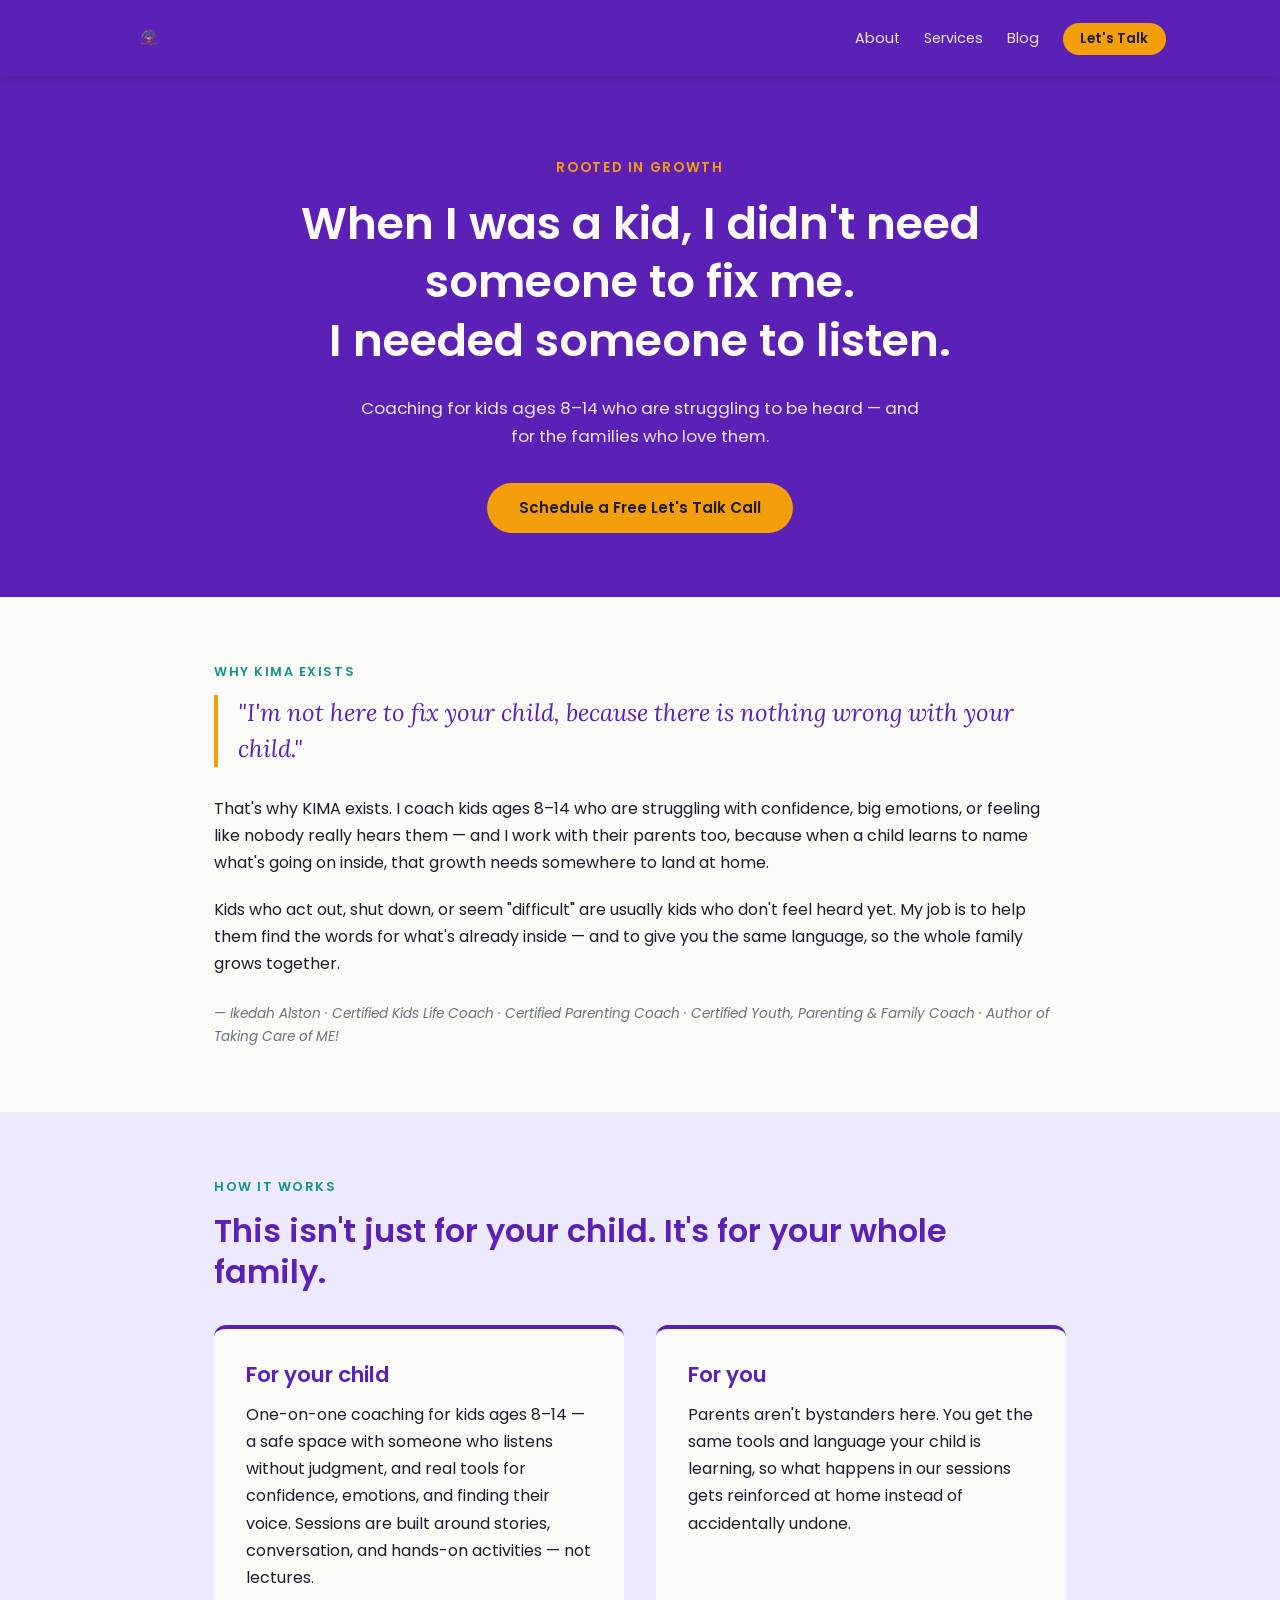
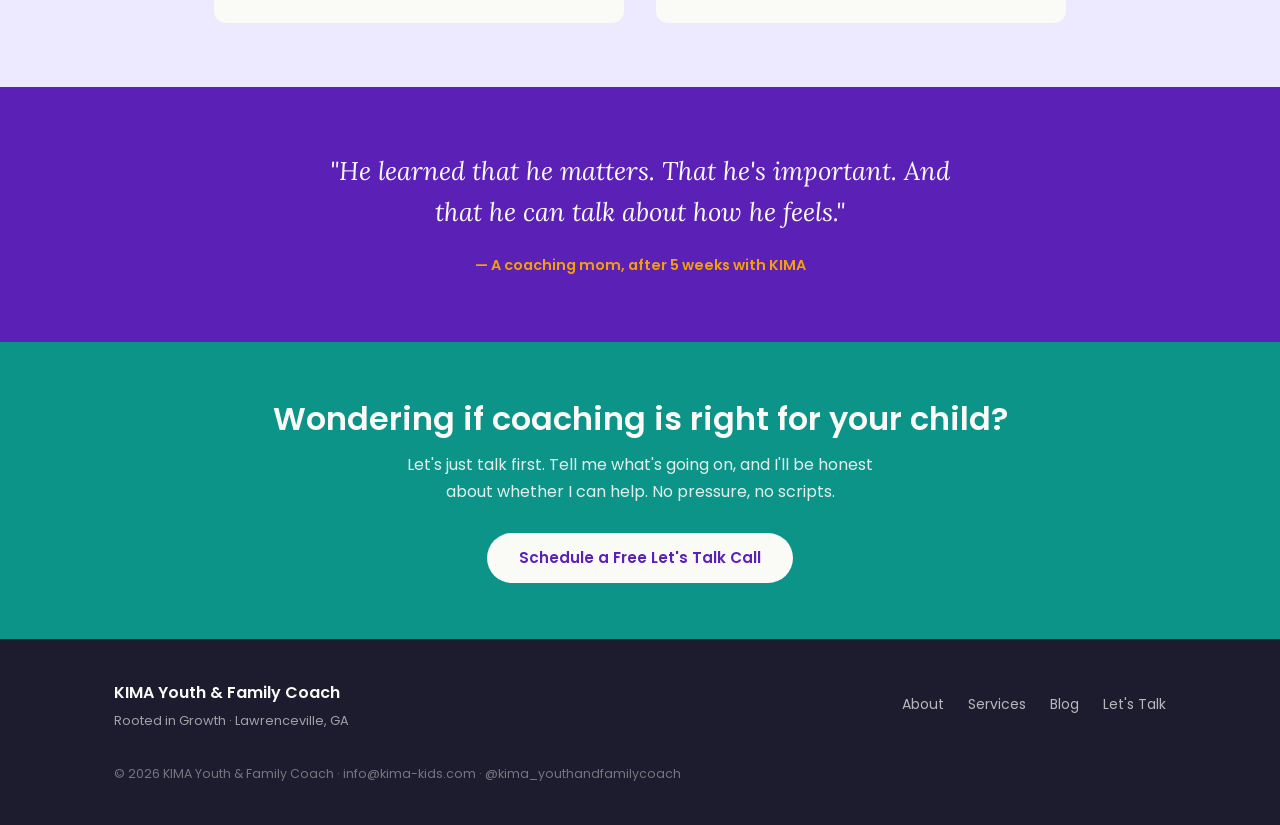
<file: index.html>
<!DOCTYPE html>
<html lang="en">
<head>
  <meta charset="UTF-8" />
  <meta name="viewport" content="width=device-width, initial-scale=1.0" />
  <title>KIMA Youth & Family Coach | Lawrenceville, GA</title>
  <meta name="description" content="Ikedah Alston is a certified kids life coach and parenting coach helping children ages 8–14 build confidence and emotional intelligence — and their families grow together." />
  <link rel="stylesheet" href="styles.css" />
</head>
<body>

  <!-- NAV -->
  <nav class="nav">
    <div class="container--wide nav__inner">
      <a href="index.html" class="nav__logo">
        <img src="assets/logo.png" alt="KIMA Youth & Family Coach logo" />
      </a>
      <button class="nav__toggle" aria-label="Toggle menu" onclick="this.nextElementSibling.classList.toggle('open')">
        <span></span><span></span><span></span>
      </button>
      <ul class="nav__links">
        <li><a href="about.html">About</a></li>
        <li><a href="services.html">Services</a></li>
        <li><a href="blog.html">Blog</a></li>
        <li><a href="contact.html" class="btn-nav">Let's Talk</a></li>
      </ul>
    </div>
  </nav>

  <!-- HERO -->
  <section class="hero">
    <div class="container">
      <p class="hero__tagline">Rooted in Growth</p>
      <h1>When I was a kid, I didn't need someone to fix me.<br>I needed someone to listen.</h1>
      <p class="hero__sub">Coaching for kids ages 8–14 who are struggling to be heard — and for the families who love them.</p>
      <a href="contact.html" class="btn btn--primary">Schedule a Free Let's Talk Call</a>
    </div>
  </section>

  <!-- WELCOME -->
  <section class="welcome">
    <div class="container">
      <p class="section-label">Why KIMA Exists</p>
      <blockquote class="welcome__quote">
        "I'm not here to fix your child, because there is nothing wrong with your child."
      </blockquote>
      <div class="welcome__body">
        <p>That's why KIMA exists. I coach kids ages 8–14 who are struggling with confidence, big emotions, or feeling like nobody really hears them — and I work with their parents too, because when a child learns to name what's going on inside, that growth needs somewhere to land at home.</p>
        <p>Kids who act out, shut down, or seem "difficult" are usually kids who don't feel heard yet. My job is to help them find the words for what's already inside — and to give you the same language, so the whole family grows together.</p>
      </div>
      <p class="welcome__attribution">— Ikedah Alston · Certified Kids Life Coach · Certified Parenting Coach · Certified Youth, Parenting & Family Coach · Author of <em>Taking Care of ME!</em></p>
    </div>
  </section>

  <!-- FOR YOUR CHILD / FOR YOU -->
  <section class="two-col">
    <div class="container">
      <p class="section-label">How It Works</p>
      <h2 class="text-violet" style="margin-bottom:2rem;">This isn't just for your child. It's for your whole family.</h2>
      <div class="two-col__grid">
        <div class="two-col__card">
          <h3>For your child</h3>
          <p>One-on-one coaching for kids ages 8–14 — a safe space with someone who listens without judgment, and real tools for confidence, emotions, and finding their voice. Sessions are built around stories, conversation, and hands-on activities — not lectures.</p>
        </div>
        <div class="two-col__card">
          <h3>For you</h3>
          <p>Parents aren't bystanders here. You get the same tools and language your child is learning, so what happens in our sessions gets reinforced at home instead of accidentally undone.</p>
        </div>
      </div>
    </div>
  </section>

  <!-- TESTIMONIAL PULL QUOTE -->
  <section style="background: var(--violet); padding: 4rem 0;">
    <div class="container" style="text-align:center;">
      <blockquote class="lora" style="font-size:clamp(1.2rem,2.5vw,1.6rem); color:var(--white); max-width:620px; margin:0 auto 1.25rem; line-height:1.6;">
        "He learned that he matters. That he's important. And that he can talk about how he feels."
      </blockquote>
      <p style="color:var(--amber); font-size:0.9rem; font-weight:600;">— A coaching mom, after 5 weeks with KIMA</p>
    </div>
  </section>

  <!-- CTA BANNER -->
  <section class="cta-banner" style="background:var(--teal);">
    <div class="container">
      <h2>Wondering if coaching is right for your child?</h2>
      <p>Let's just talk first. Tell me what's going on, and I'll be honest about whether I can help. No pressure, no scripts.</p>
      <a href="contact.html" class="btn btn--white">Schedule a Free Let's Talk Call</a>
    </div>
  </section>

  <!-- FOOTER -->
  <footer class="footer">
    <div class="container--wide footer__inner">
      <div>
        <div class="footer__brand">KIMA Youth & Family Coach</div>
        <div class="footer__tagline">Rooted in Growth · Lawrenceville, GA</div>
      </div>
      <ul class="footer__links">
        <li><a href="about.html">About</a></li>
        <li><a href="services.html">Services</a></li>
        <li><a href="blog.html">Blog</a></li>
        <li><a href="contact.html">Let's Talk</a></li>
      </ul>
      <p class="footer__copy">© 2026 KIMA Youth & Family Coach · info@kima-kids.com · @kima_youthandfamilycoach</p>
    </div>
  </footer>

</body>
</html>
</file>
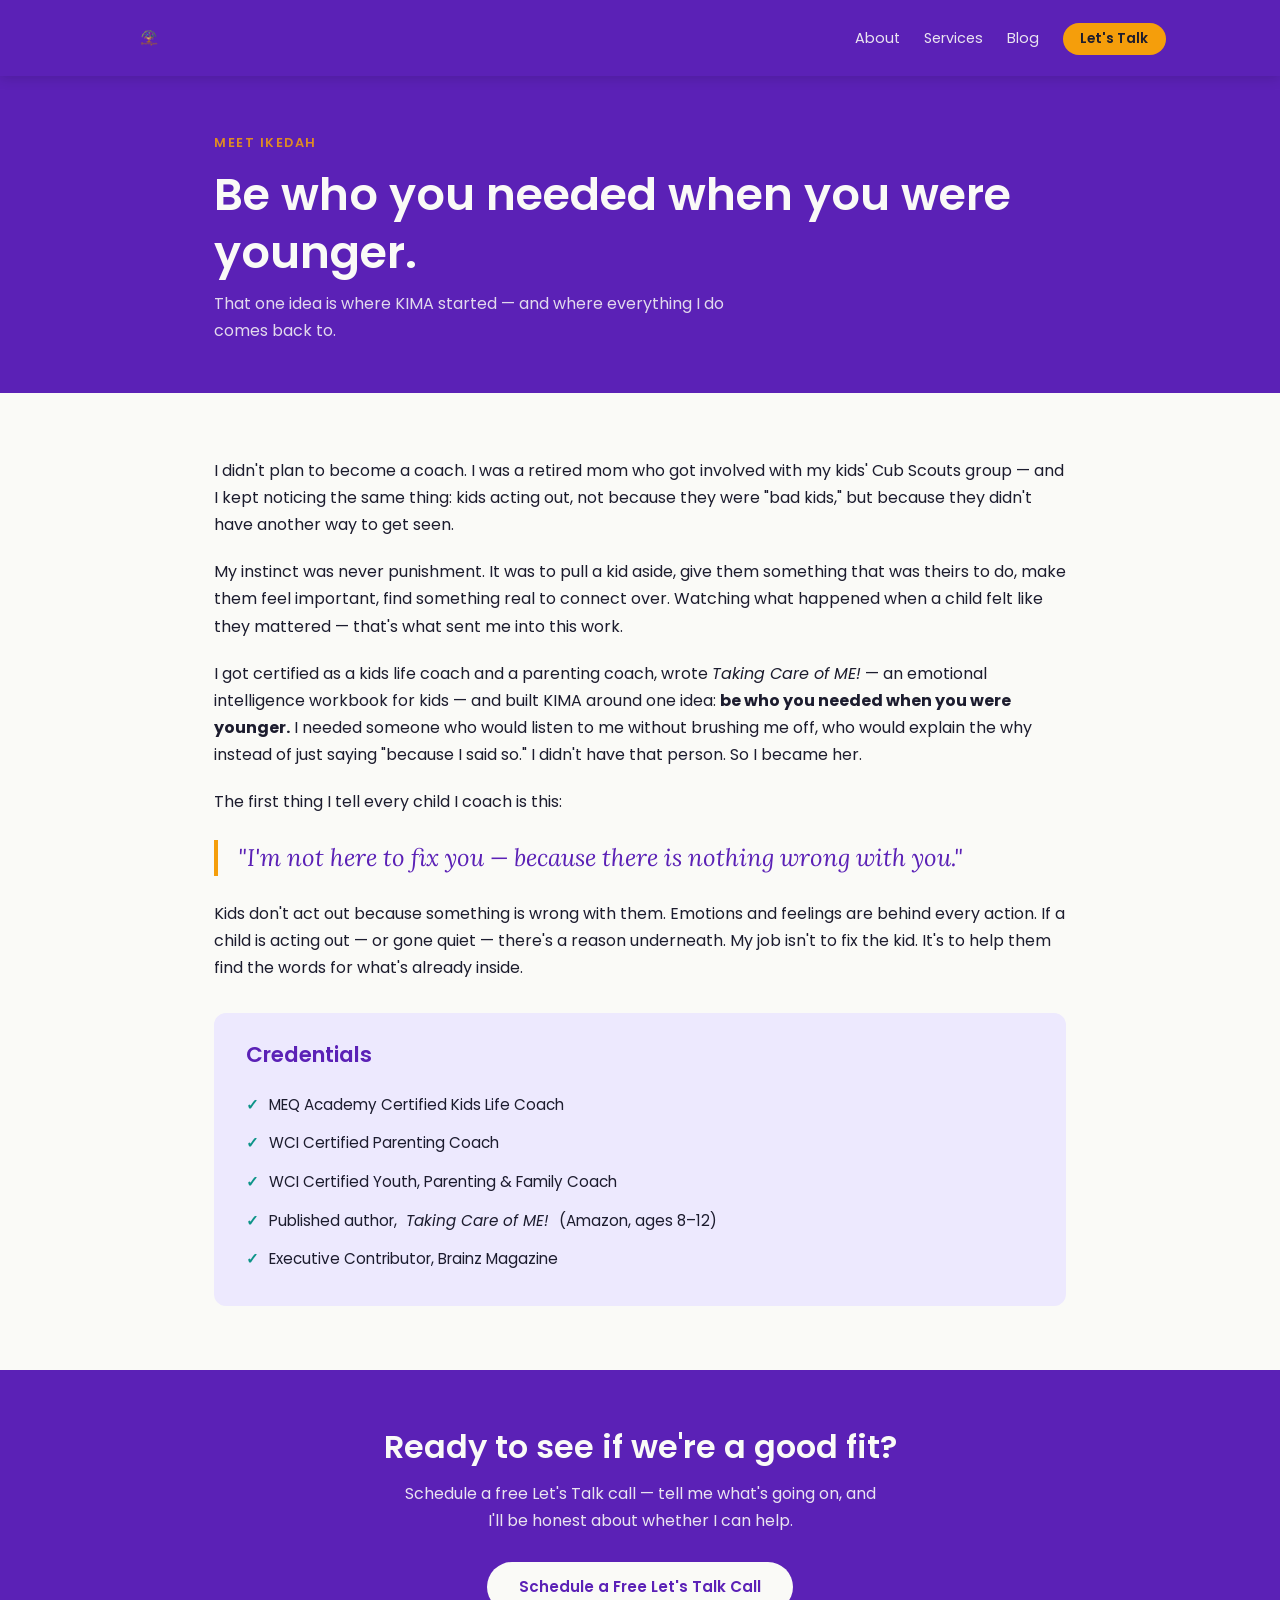
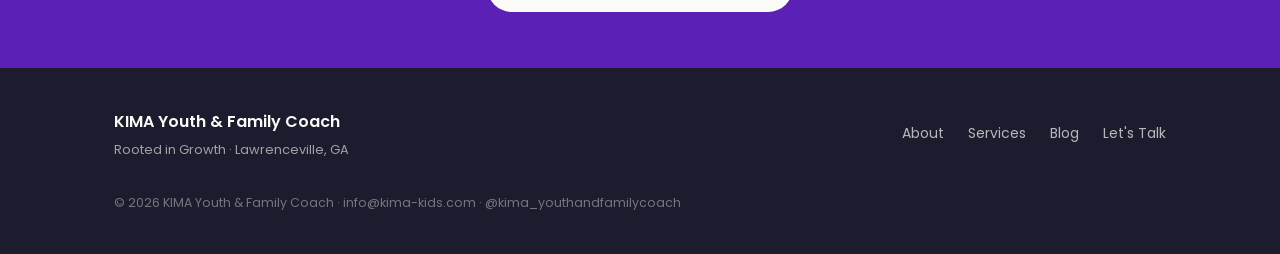
<file: about.html>
<!DOCTYPE html>
<html lang="en">
<head>
  <meta charset="UTF-8" />
  <meta name="viewport" content="width=device-width, initial-scale=1.0" />
  <title>Meet Ikedah | KIMA Youth & Family Coach</title>
  <meta name="description" content="Meet Ikedah Alston — certified kids life coach, parenting coach, and author of Taking Care of ME! Serving families in Lawrenceville, GA." />
  <link rel="stylesheet" href="styles.css" />
</head>
<body>

  <!-- NAV -->
  <nav class="nav">
    <div class="container--wide nav__inner">
      <a href="index.html" class="nav__logo">
        <img src="assets/logo.png" alt="KIMA Youth & Family Coach logo" />
      </a>
      <button class="nav__toggle" aria-label="Toggle menu" onclick="this.nextElementSibling.classList.toggle('open')">
        <span></span><span></span><span></span>
      </button>
      <ul class="nav__links">
        <li><a href="about.html">About</a></li>
        <li><a href="services.html">Services</a></li>
        <li><a href="blog.html">Blog</a></li>
        <li><a href="contact.html" class="btn-nav">Let's Talk</a></li>
      </ul>
    </div>
  </nav>

  <!-- PAGE HERO -->
  <section class="page-hero">
    <div class="container">
      <p class="section-label" style="color:var(--amber);">Meet Ikedah</p>
      <h1>Be who you needed when you were younger.</h1>
      <p>That one idea is where KIMA started — and where everything I do comes back to.</p>
    </div>
  </section>

  <!-- ABOUT BODY -->
  <section class="about">
    <div class="container">
      <div class="about__body">
        <p>I didn't plan to become a coach. I was a retired mom who got involved with my kids' Cub Scouts group — and I kept noticing the same thing: kids acting out, not because they were "bad kids," but because they didn't have another way to get seen.</p>

        <p>My instinct was never punishment. It was to pull a kid aside, give them something that was theirs to do, make them feel important, find something real to connect over. Watching what happened when a child felt like they mattered — that's what sent me into this work.</p>

        <p>I got certified as a kids life coach and a parenting coach, wrote <em>Taking Care of ME!</em> — an emotional intelligence workbook for kids — and built KIMA around one idea: <strong>be who you needed when you were younger.</strong> I needed someone who would listen to me without brushing me off, who would explain the why instead of just saying "because I said so." I didn't have that person. So I became her.</p>

        <p>The first thing I tell every child I coach is this:</p>
      </div>

      <blockquote class="welcome__quote" style="margin-top:1.5rem; margin-bottom:1.5rem;">
        "I'm not here to fix you — because there is nothing wrong with you."
      </blockquote>

      <div class="about__body">
        <p>Kids don't act out because something is wrong with them. Emotions and feelings are behind every action. If a child is acting out — or gone quiet — there's a reason underneath. My job isn't to fix the kid. It's to help them find the words for what's already inside.</p>
      </div>

      <!-- CREDENTIALS -->
      <div class="credentials">
        <h3>Credentials</h3>
        <ul>
          <li>MEQ Academy Certified Kids Life Coach</li>
          <li>WCI Certified Parenting Coach</li>
          <li>WCI Certified Youth, Parenting & Family Coach</li>
          <li>Published author, <em>Taking Care of ME!</em> (Amazon, ages 8–12)</li>
          <li>Executive Contributor, Brainz Magazine</li>
        </ul>
      </div>
    </div>
  </section>

  <!-- CTA BANNER -->
  <section class="cta-banner">
    <div class="container">
      <h2>Ready to see if we're a good fit?</h2>
      <p>Schedule a free Let's Talk call — tell me what's going on, and I'll be honest about whether I can help.</p>
      <a href="contact.html" class="btn btn--white">Schedule a Free Let's Talk Call</a>
    </div>
  </section>

  <!-- FOOTER -->
  <footer class="footer">
    <div class="container--wide footer__inner">
      <div>
        <div class="footer__brand">KIMA Youth & Family Coach</div>
        <div class="footer__tagline">Rooted in Growth · Lawrenceville, GA</div>
      </div>
      <ul class="footer__links">
        <li><a href="about.html">About</a></li>
        <li><a href="services.html">Services</a></li>
        <li><a href="blog.html">Blog</a></li>
        <li><a href="contact.html">Let's Talk</a></li>
      </ul>
      <p class="footer__copy">© 2026 KIMA Youth & Family Coach · info@kima-kids.com · @kima_youthandfamilycoach</p>
    </div>
  </footer>

</body>
</html>
</file>
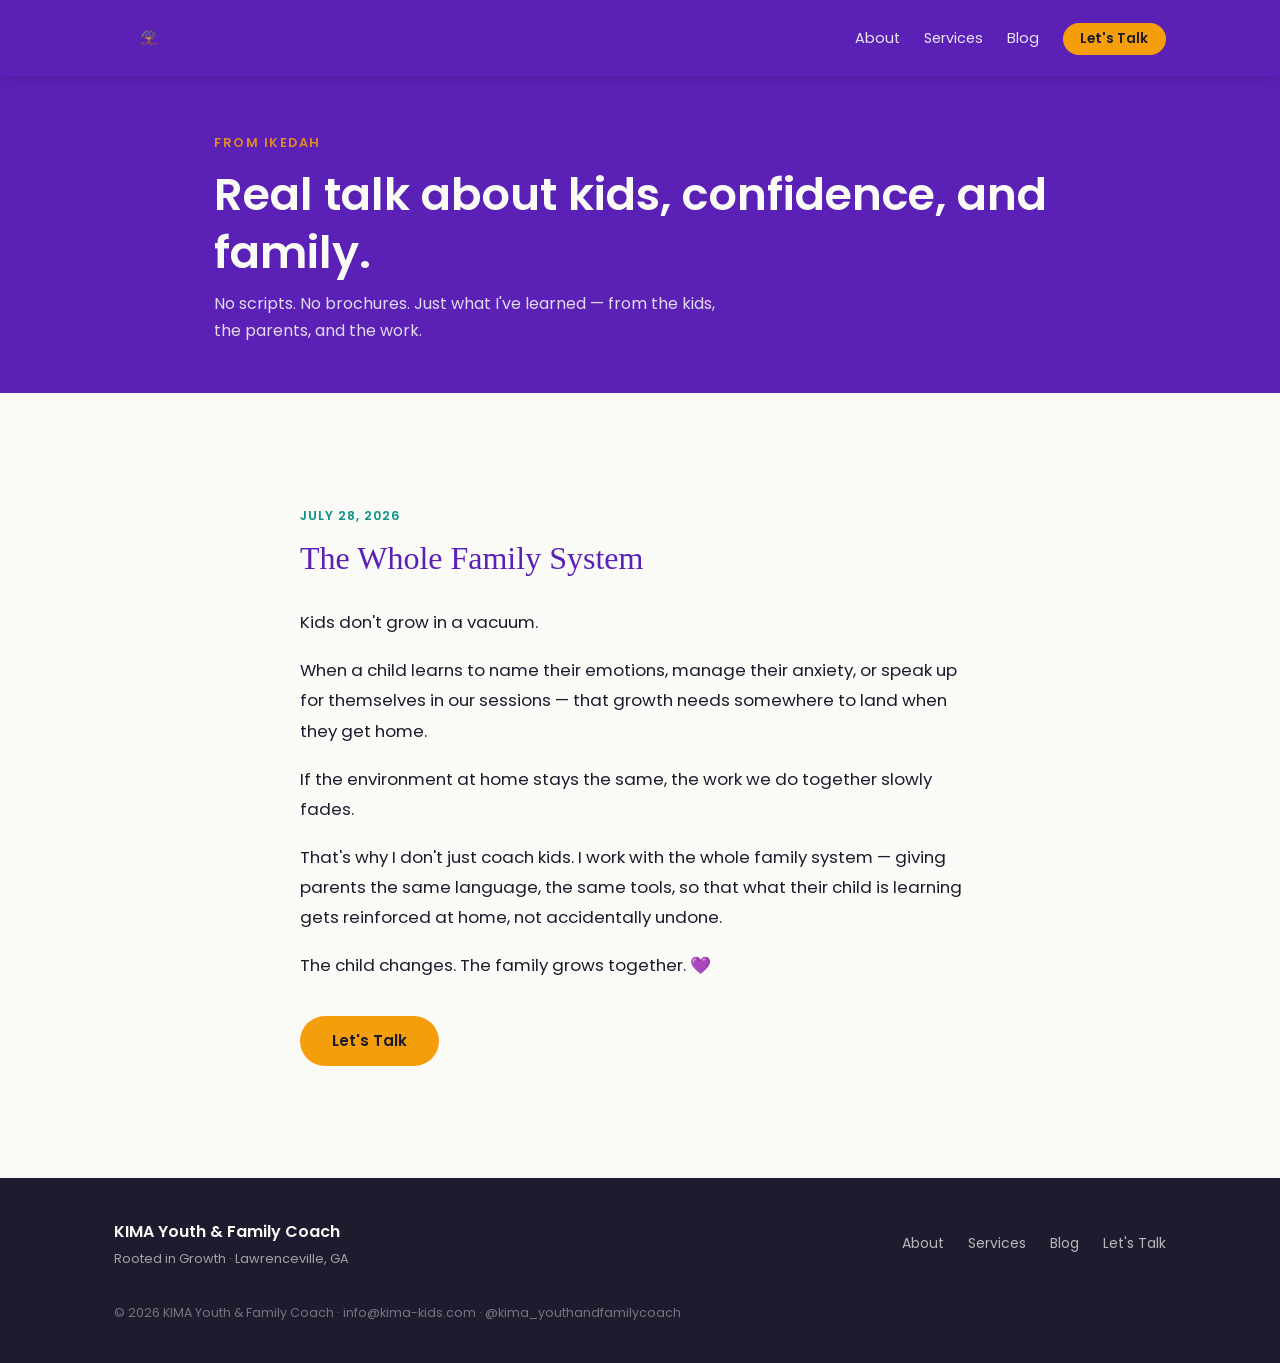
<file: blog.html>
<!DOCTYPE html>
<html lang="en">
<head>
  <meta charset="UTF-8" />
  <meta name="viewport" content="width=device-width, initial-scale=1.0" />
  <title>Blog | KIMA Youth & Family Coach</title>
  <meta name="description" content="Real talk about kids, confidence, and family — from certified kids life coach Ikedah Alston." />
  <link rel="stylesheet" href="styles.css" />
</head>
<body>

  <!-- NAV -->
  <nav class="nav">
    <div class="container--wide nav__inner">
      <a href="index.html" class="nav__logo">
        <img src="assets/logo.png" alt="KIMA Youth & Family Coach logo" />
      </a>
      <button class="nav__toggle" aria-label="Toggle menu" onclick="this.nextElementSibling.classList.toggle('open')">
        <span></span><span></span><span></span>
      </button>
      <ul class="nav__links">
        <li><a href="about.html">About</a></li>
        <li><a href="services.html">Services</a></li>
        <li><a href="blog.html">Blog</a></li>
        <li><a href="contact.html" class="btn-nav">Let's Talk</a></li>
      </ul>
    </div>
  </nav>

  <!-- PAGE HERO -->
  <section class="page-hero">
    <div class="container">
      <p class="section-label" style="color:var(--amber);">From Ikedah</p>
      <h1>Real talk about kids, confidence, and family.</h1>
      <p>No scripts. No brochures. Just what I've learned — from the kids, the parents, and the work.</p>
    </div>
  </section>

  <!-- BLOG BODY -->
  <section class="blog">
    <div class="container">

      <article class="blog__post">
        <p class="blog__date">July 28, 2026</p>
        <h2 class="blog__title">The Whole Family System</h2>
        <div class="blog__body">
          <p>Kids don't grow in a vacuum.</p>
          <p>When a child learns to name their emotions, manage their anxiety, or speak up for themselves in our sessions — that growth needs somewhere to land when they get home.</p>
          <p>If the environment at home stays the same, the work we do together slowly fades.</p>
          <p>That's why I don't just coach kids. I work with the whole family system — giving parents the same language, the same tools, so that what their child is learning gets reinforced at home, not accidentally undone.</p>
          <p>The child changes. The family grows together. 💜</p>
        </div>
        <div class="blog__cta">
          <a href="contact.html" class="btn btn--primary">Let's Talk</a>
        </div>
      </article>

    </div>
  </section>

  <!-- FOOTER -->
  <footer class="footer">
    <div class="container--wide footer__inner">
      <div>
        <div class="footer__brand">KIMA Youth & Family Coach</div>
        <div class="footer__tagline">Rooted in Growth · Lawrenceville, GA</div>
      </div>
      <ul class="footer__links">
        <li><a href="about.html">About</a></li>
        <li><a href="services.html">Services</a></li>
        <li><a href="blog.html">Blog</a></li>
        <li><a href="contact.html">Let's Talk</a></li>
      </ul>
      <p class="footer__copy">© 2026 KIMA Youth & Family Coach · info@kima-kids.com · @kima_youthandfamilycoach</p>
    </div>
  </footer>

</body>
</html>
</file>
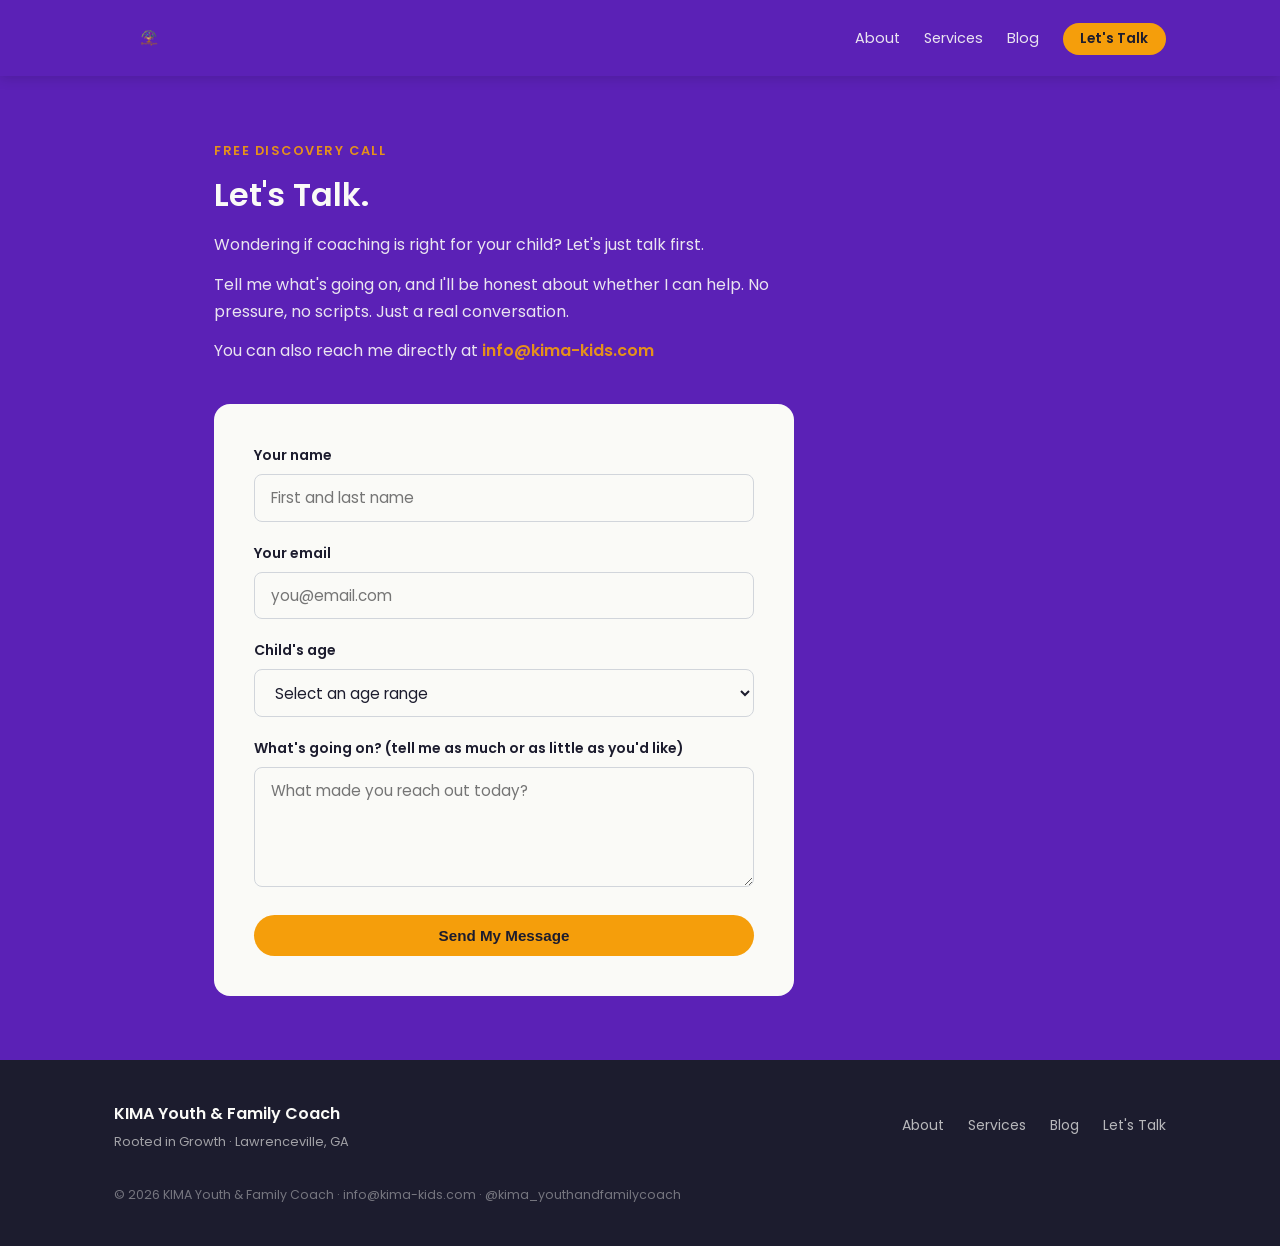
<file: contact.html>
<!DOCTYPE html>
<html lang="en">
<head>
  <meta charset="UTF-8" />
  <meta name="viewport" content="width=device-width, initial-scale=1.0" />
  <title>Let's Talk | KIMA Youth & Family Coach</title>
  <meta name="description" content="Schedule a free Let's Talk call with Ikedah Alston, certified kids life coach and parenting coach in Lawrenceville, GA." />
  <link rel="stylesheet" href="styles.css" />
</head>
<body>

  <!-- NAV -->
  <nav class="nav">
    <div class="container--wide nav__inner">
      <a href="index.html" class="nav__logo">
        <img src="assets/logo.png" alt="KIMA Youth & Family Coach logo" />
      </a>
      <button class="nav__toggle" aria-label="Toggle menu" onclick="this.nextElementSibling.classList.toggle('open')">
        <span></span><span></span><span></span>
      </button>
      <ul class="nav__links">
        <li><a href="about.html">About</a></li>
        <li><a href="services.html">Services</a></li>
        <li><a href="blog.html">Blog</a></li>
        <li><a href="contact.html" class="btn-nav">Let's Talk</a></li>
      </ul>
    </div>
  </nav>

  <!-- CONTACT SECTION -->
  <section class="contact">
    <div class="container">
      <p class="section-label" style="color:var(--amber);">Free Discovery Call</p>
      <h2>Let's Talk.</h2>
      <p>Wondering if coaching is right for your child? Let's just talk first.</p>
      <p>Tell me what's going on, and I'll be honest about whether I can help. No pressure, no scripts. Just a real conversation.</p>
      <p style="margin-top:0.5rem;">You can also reach me directly at <a href="mailto:info@kima-kids.com" style="color:var(--amber); font-weight:600;">info@kima-kids.com</a></p>

      <div class="contact__form">
        <form action="https://formspree.io/f/xykroyvw" method="POST">
          <div class="form-group">
            <label for="name">Your name</label>
            <input type="text" id="name" name="name" placeholder="First and last name" required />
          </div>
          <div class="form-group">
            <label for="email">Your email</label>
            <input type="email" id="email" name="email" placeholder="you@email.com" required />
          </div>
          <div class="form-group">
            <label for="child-age">Child's age</label>
            <select id="child-age" name="child-age">
              <option value="">Select an age range</option>
              <option value="8-10">8–10</option>
              <option value="11-12">11–12</option>
              <option value="13-14">13–14</option>
              <option value="family">I'm interested in family coaching</option>
            </select>
          </div>
          <div class="form-group">
            <label for="message">What's going on? (tell me as much or as little as you'd like)</label>
            <textarea id="message" name="message" placeholder="What made you reach out today?"></textarea>
          </div>
          <button type="submit" class="btn btn--primary" style="width:100%;">Send My Message</button>
        </form>
      </div>
    </div>
  </section>

  <!-- FOOTER -->
  <footer class="footer">
    <div class="container--wide footer__inner">
      <div>
        <div class="footer__brand">KIMA Youth & Family Coach</div>
        <div class="footer__tagline">Rooted in Growth · Lawrenceville, GA</div>
      </div>
      <ul class="footer__links">
        <li><a href="about.html">About</a></li>
        <li><a href="services.html">Services</a></li>
        <li><a href="blog.html">Blog</a></li>
        <li><a href="contact.html">Let's Talk</a></li>
      </ul>
      <p class="footer__copy">© 2026 KIMA Youth & Family Coach · info@kima-kids.com · @kima_youthandfamilycoach</p>
    </div>
  </footer>

</body>
</html>
</file>
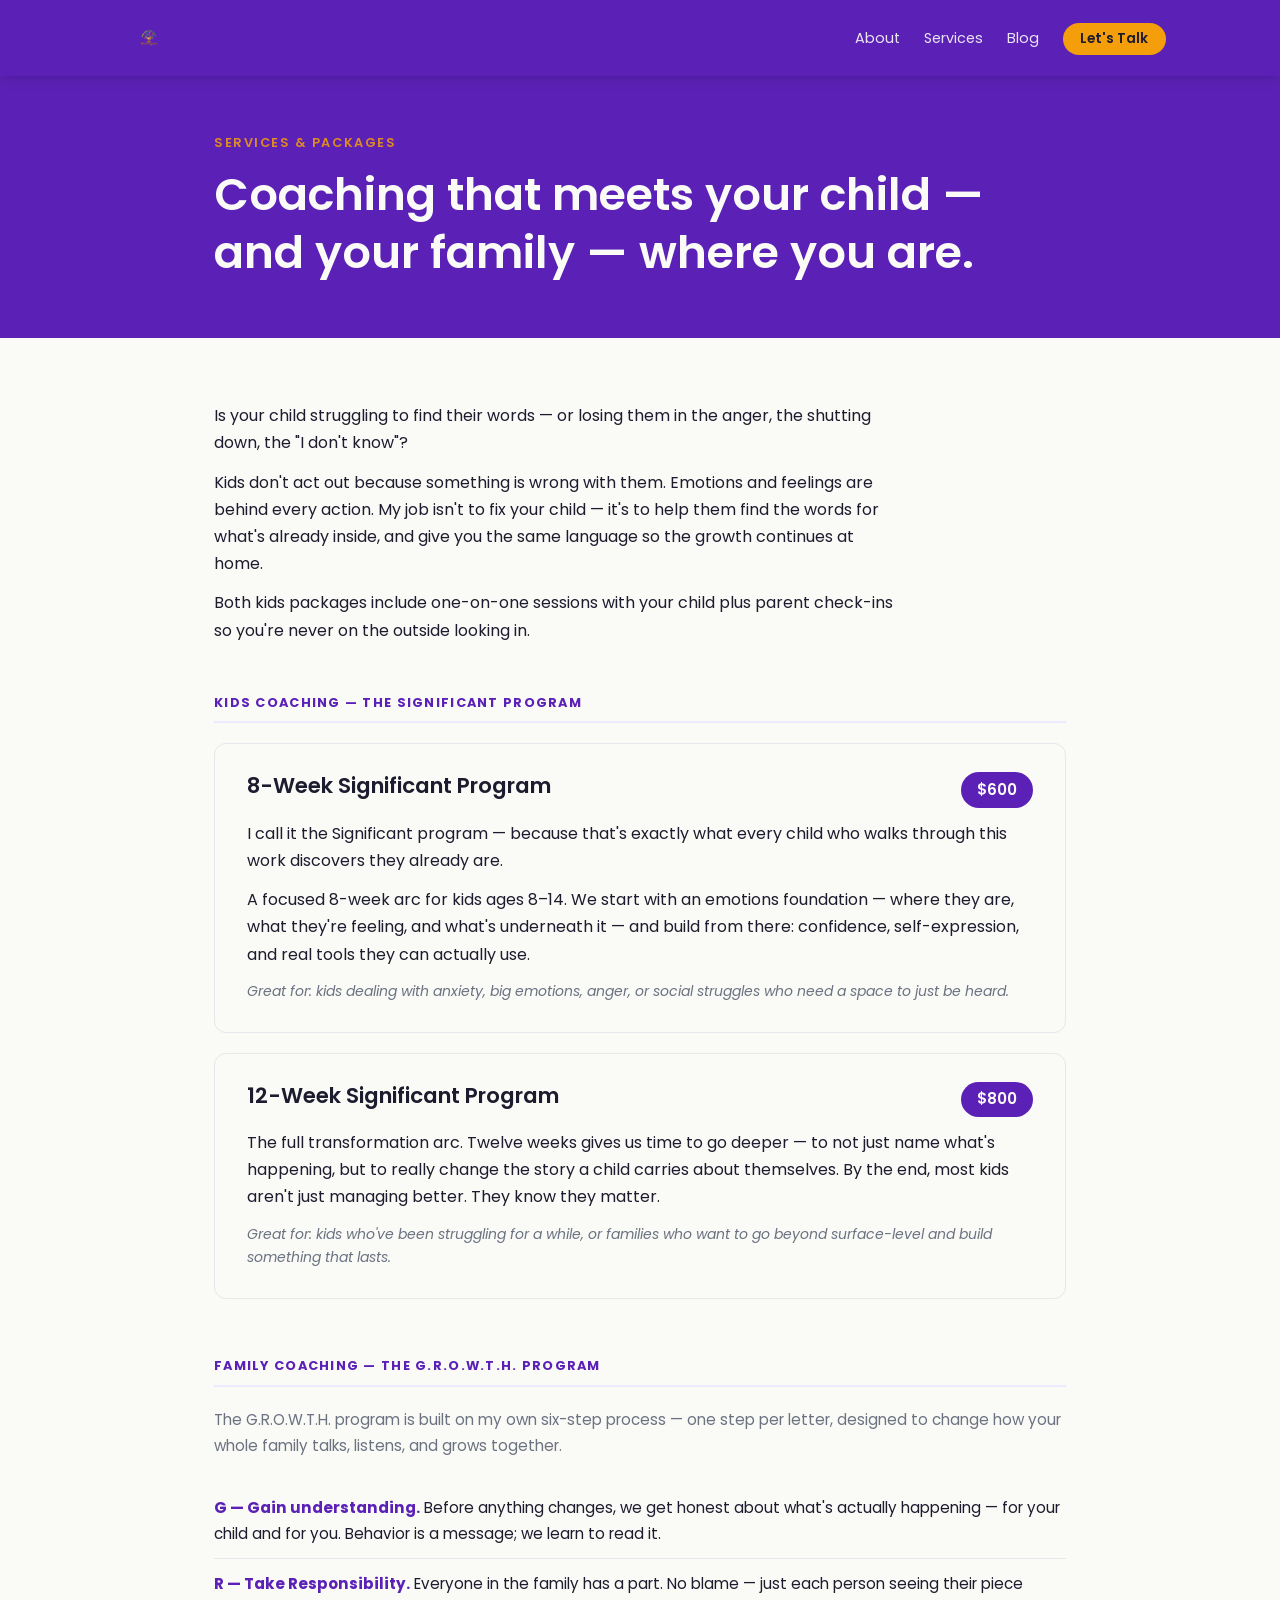
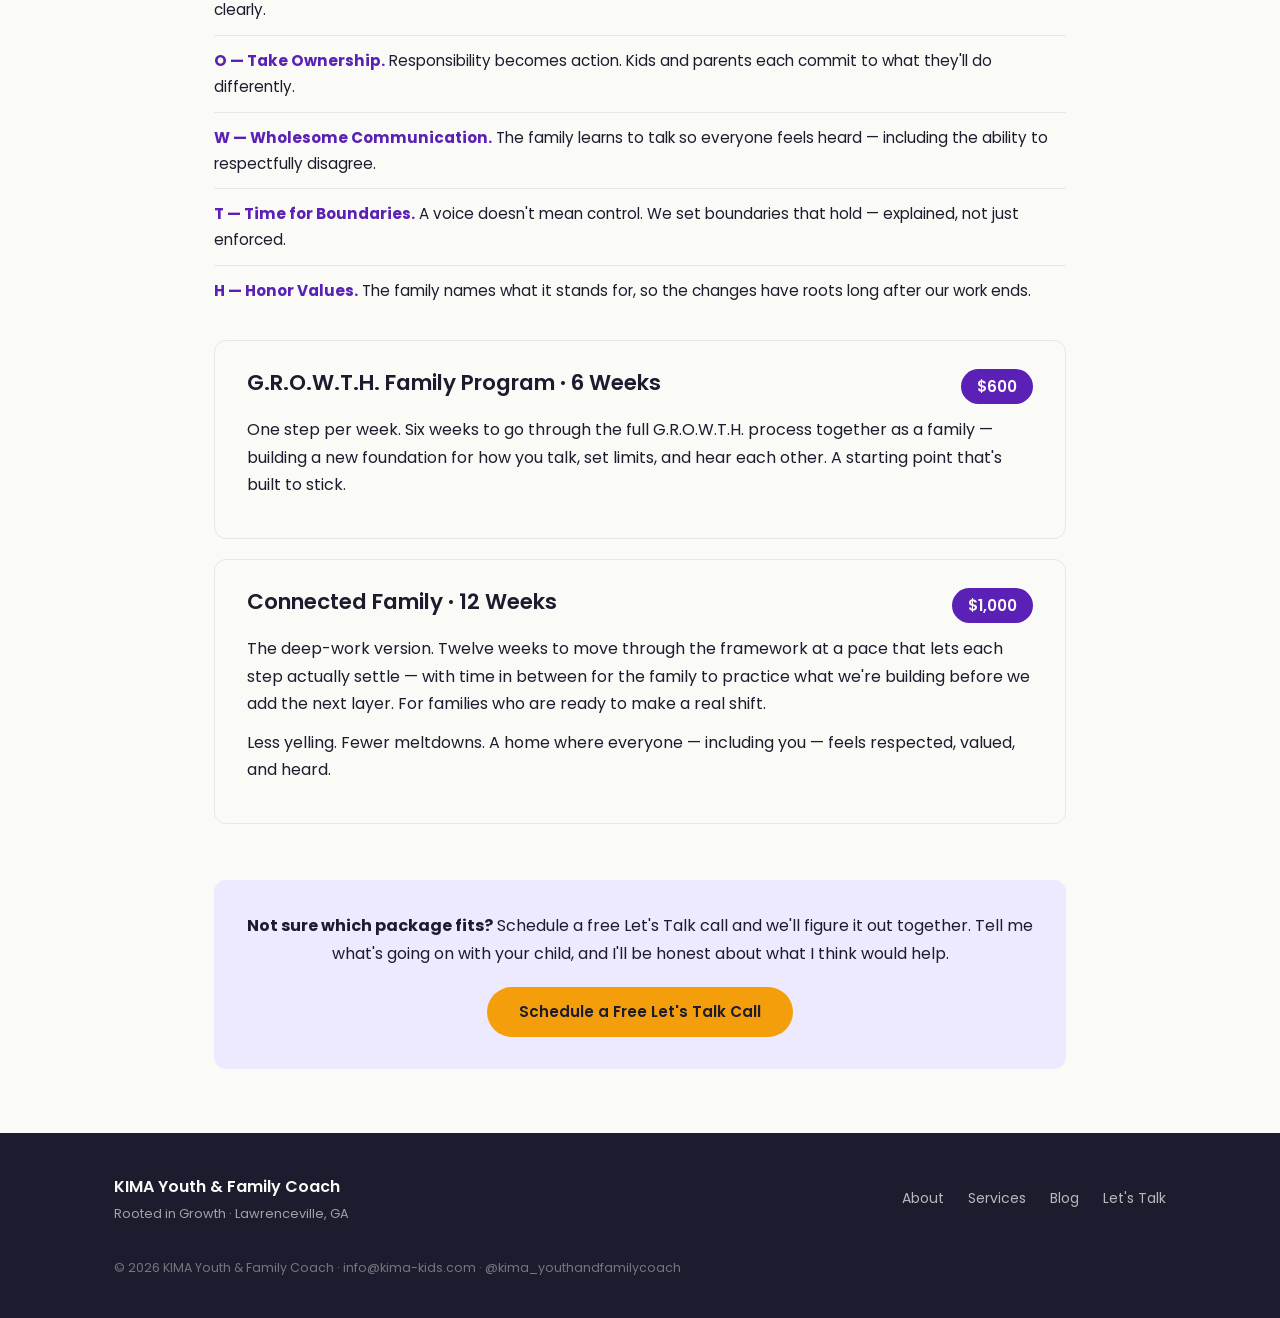
<file: services.html>
<!DOCTYPE html>
<html lang="en">
<head>
  <meta charset="UTF-8" />
  <meta name="viewport" content="width=device-width, initial-scale=1.0" />
  <title>Services | KIMA Youth & Family Coach</title>
  <meta name="description" content="Kids coaching and family coaching packages from KIMA Youth & Family Coach. The Significant Program (8 or 12 weeks) and the G.R.O.W.T.H. Family Program." />
  <link rel="stylesheet" href="styles.css" />
</head>
<body>

  <!-- NAV -->
  <nav class="nav">
    <div class="container--wide nav__inner">
      <a href="index.html" class="nav__logo">
        <img src="assets/logo.png" alt="KIMA Youth & Family Coach logo" />
      </a>
      <button class="nav__toggle" aria-label="Toggle menu" onclick="this.nextElementSibling.classList.toggle('open')">
        <span></span><span></span><span></span>
      </button>
      <ul class="nav__links">
        <li><a href="about.html">About</a></li>
        <li><a href="services.html">Services</a></li>
        <li><a href="blog.html">Blog</a></li>
        <li><a href="contact.html" class="btn-nav">Let's Talk</a></li>
      </ul>
    </div>
  </nav>

  <!-- PAGE HERO -->
  <section class="page-hero">
    <div class="container">
      <p class="section-label" style="color:var(--amber);">Services & Packages</p>
      <h1>Coaching that meets your child — and your family — where you are.</h1>
    </div>
  </section>

  <!-- SERVICES -->
  <section class="services">
    <div class="container">

      <div class="services__intro">
        <p>Is your child struggling to find their words — or losing them in the anger, the shutting down, the "I don't know"?</p>
        <p style="margin-top:0.75rem;">Kids don't act out because something is wrong with them. Emotions and feelings are behind every action. My job isn't to fix your child — it's to help them find the words for what's already inside, and give you the same language so the growth continues at home.</p>
        <p style="margin-top:0.75rem;">Both kids packages include one-on-one sessions with your child plus parent check-ins so you're never on the outside looking in.</p>
      </div>

      <!-- KIDS PACKAGES -->
      <div class="services__group">
        <p class="services__group-title">Kids Coaching — The Significant Program</p>

        <div class="package">
          <div class="package__header">
            <h3 class="package__name">8-Week Significant Program</h3>
            <span class="package__price">$600</span>
          </div>
          <p class="package__desc">I call it the Significant program — because that's exactly what every child who walks through this work discovers they already are.</p>
          <p class="package__desc">A focused 8-week arc for kids ages 8–14. We start with an emotions foundation — where they are, what they're feeling, and what's underneath it — and build from there: confidence, self-expression, and real tools they can actually use.</p>
          <p class="package__fit">Great for: kids dealing with anxiety, big emotions, anger, or social struggles who need a space to just be heard.</p>
        </div>

        <div class="package">
          <div class="package__header">
            <h3 class="package__name">12-Week Significant Program</h3>
            <span class="package__price">$800</span>
          </div>
          <p class="package__desc">The full transformation arc. Twelve weeks gives us time to go deeper — to not just name what's happening, but to really change the story a child carries about themselves. By the end, most kids aren't just managing better. They know they matter.</p>
          <p class="package__fit">Great for: kids who've been struggling for a while, or families who want to go beyond surface-level and build something that lasts.</p>
        </div>
      </div>

      <!-- FAMILY PACKAGES -->
      <div class="services__group">
        <p class="services__group-title">Family Coaching — The G.R.O.W.T.H. Program</p>

        <p style="margin-bottom:1.5rem; color:var(--gray); font-size:0.95rem;">The G.R.O.W.T.H. program is built on my own six-step process — one step per letter, designed to change how your whole family talks, listens, and grows together.</p>

        <ul class="growth-steps">
          <li><strong>G — Gain understanding.</strong> Before anything changes, we get honest about what's actually happening — for your child and for you. Behavior is a message; we learn to read it.</li>
          <li><strong>R — Take Responsibility.</strong> Everyone in the family has a part. No blame — just each person seeing their piece clearly.</li>
          <li><strong>O — Take Ownership.</strong> Responsibility becomes action. Kids and parents each commit to what they'll do differently.</li>
          <li><strong>W — Wholesome Communication.</strong> The family learns to talk so everyone feels heard — including the ability to respectfully disagree.</li>
          <li><strong>T — Time for Boundaries.</strong> A voice doesn't mean control. We set boundaries that hold — explained, not just enforced.</li>
          <li><strong>H — Honor Values.</strong> The family names what it stands for, so the changes have roots long after our work ends.</li>
        </ul>

        <div class="package" style="margin-top:1.5rem;">
          <div class="package__header">
            <h3 class="package__name">G.R.O.W.T.H. Family Program · 6 Weeks</h3>
            <span class="package__price">$600</span>
          </div>
          <p class="package__desc">One step per week. Six weeks to go through the full G.R.O.W.T.H. process together as a family — building a new foundation for how you talk, set limits, and hear each other. A starting point that's built to stick.</p>
        </div>

        <div class="package">
          <div class="package__header">
            <h3 class="package__name">Connected Family · 12 Weeks</h3>
            <span class="package__price">$1,000</span>
          </div>
          <p class="package__desc">The deep-work version. Twelve weeks to move through the framework at a pace that lets each step actually settle — with time in between for the family to practice what we're building before we add the next layer. For families who are ready to make a real shift.</p>
          <p class="package__desc">Less yelling. Fewer meltdowns. A home where everyone — including you — feels respected, valued, and heard.</p>
        </div>
      </div>

      <!-- CTA -->
      <div class="services__cta">
        <p><strong>Not sure which package fits?</strong> Schedule a free Let's Talk call and we'll figure it out together. Tell me what's going on with your child, and I'll be honest about what I think would help.</p>
        <a href="contact.html" class="btn btn--primary">Schedule a Free Let's Talk Call</a>
      </div>

    </div>
  </section>

  <!-- FOOTER -->
  <footer class="footer">
    <div class="container--wide footer__inner">
      <div>
        <div class="footer__brand">KIMA Youth & Family Coach</div>
        <div class="footer__tagline">Rooted in Growth · Lawrenceville, GA</div>
      </div>
      <ul class="footer__links">
        <li><a href="about.html">About</a></li>
        <li><a href="services.html">Services</a></li>
        <li><a href="blog.html">Blog</a></li>
        <li><a href="contact.html">Let's Talk</a></li>
      </ul>
      <p class="footer__copy">© 2026 KIMA Youth & Family Coach · info@kima-kids.com · @kima_youthandfamilycoach</p>
    </div>
  </footer>

</body>
</html>
</file>
<file: styles.css>
@import url('https://fonts.googleapis.com/css2?family=Poppins:wght@400;600;700&family=Lora:ital@1&display=swap');

/* ── Reset & Base ── */
*, *::before, *::after { box-sizing: border-box; margin: 0; padding: 0; }

:root {
  --violet: #5B21B6;
  --violet-dark: #4C1D95;
  --amber: #F59E0B;
  --teal: #0D9488;
  --white: #FAFAF7;
  --off-white: #F3F3EF;
  --dark: #1C1C2E;
  --gray: #6B7280;
  --light-violet: #EDE9FE;
}

html { scroll-behavior: smooth; }

body {
  font-family: 'Poppins', sans-serif;
  font-size: 1rem;
  line-height: 1.7;
  color: var(--dark);
  background: var(--white);
}

img { max-width: 100%; display: block; }
a { color: inherit; text-decoration: none; }

/* ── Typography ── */
h1, h2, h3, h4 {
  font-family: 'Poppins', sans-serif;
  font-weight: 600;
  line-height: 1.3;
}

h1 { font-size: clamp(1.8rem, 4vw, 2.8rem); }
h2 { font-size: clamp(1.4rem, 3vw, 2rem); }
h3 { font-size: clamp(1.1rem, 2vw, 1.35rem); }

blockquote, .lora {
  font-family: 'Lora', serif;
  font-style: italic;
}

/* ── Layout ── */
.container {
  max-width: 900px;
  margin: 0 auto;
  padding: 0 1.5rem;
}

.container--wide {
  max-width: 1100px;
  margin: 0 auto;
  padding: 0 1.5rem;
}

section { padding: 4rem 0; }

/* ── Nav ── */
.nav {
  position: sticky;
  top: 0;
  z-index: 100;
  background: var(--violet);
  padding: 1rem 0;
  box-shadow: 0 2px 12px rgba(0,0,0,0.15);
}

.nav__inner {
  display: flex;
  align-items: center;
  justify-content: space-between;
  gap: 1rem;
}

.nav__logo {
  display: flex;
  align-items: center;
  gap: 0.6rem;
}

.nav__logo img {
  height: 44px;
  width: auto;
}

.nav__logo-text {
  color: var(--white);
  font-weight: 600;
  font-size: 1rem;
  line-height: 1.2;
}

.nav__links {
  display: flex;
  align-items: center;
  gap: 1.5rem;
  list-style: none;
}

.nav__links a {
  color: var(--white);
  font-size: 0.9rem;
  font-weight: 400;
  opacity: 0.9;
  transition: opacity 0.2s;
}

.nav__links a:hover { opacity: 1; }

.nav__links .btn-nav {
  background: var(--amber);
  color: var(--dark);
  padding: 0.4rem 1.1rem;
  border-radius: 99px;
  font-weight: 600;
  font-size: 0.85rem;
  opacity: 1;
}

.nav__links .btn-nav:hover { background: #FBBF24; }

/* Mobile nav */
.nav__toggle {
  display: none;
  background: none;
  border: none;
  cursor: pointer;
  padding: 0.25rem;
}

.nav__toggle span {
  display: block;
  width: 22px;
  height: 2px;
  background: var(--white);
  margin: 5px 0;
  transition: 0.3s;
}

@media (max-width: 640px) {
  .nav__toggle { display: block; }
  .nav__links {
    display: none;
    position: absolute;
    top: 100%;
    left: 0; right: 0;
    background: var(--violet-dark);
    flex-direction: column;
    align-items: flex-start;
    padding: 1rem 1.5rem 1.5rem;
    gap: 1rem;
  }
  .nav__links.open { display: flex; }
}

/* ── Buttons ── */
.btn {
  display: inline-block;
  padding: 0.75rem 2rem;
  border-radius: 99px;
  font-weight: 600;
  font-size: 0.95rem;
  transition: transform 0.15s, box-shadow 0.15s;
  cursor: pointer;
  border: none;
}

.btn:hover { transform: translateY(-1px); box-shadow: 0 4px 16px rgba(0,0,0,0.15); }

.btn--primary { background: var(--amber); color: var(--dark); }
.btn--white { background: var(--white); color: var(--violet); }
.btn--outline {
  background: transparent;
  border: 2px solid var(--violet);
  color: var(--violet);
}

/* ── Hero ── */
.hero {
  background: var(--violet);
  color: var(--white);
  padding: 5rem 0 4rem;
  text-align: center;
}

.hero__tagline {
  font-size: 0.85rem;
  font-weight: 600;
  letter-spacing: 0.12em;
  text-transform: uppercase;
  color: var(--amber);
  margin-bottom: 1rem;
}

.hero h1 {
  color: var(--white);
  margin-bottom: 1.5rem;
  max-width: 700px;
  margin-left: auto;
  margin-right: auto;
}

.hero__sub {
  font-size: 1.05rem;
  opacity: 0.9;
  max-width: 560px;
  margin: 0 auto 2rem;
}

/* ── Welcome Section ── */
.welcome {
  background: var(--white);
}

.welcome__quote {
  font-family: 'Lora', serif;
  font-style: italic;
  font-size: clamp(1.2rem, 2.5vw, 1.5rem);
  color: var(--violet);
  border-left: 4px solid var(--amber);
  padding-left: 1.25rem;
  margin-bottom: 1.75rem;
  line-height: 1.5;
}

.welcome__body p { margin-bottom: 1.25rem; }
.welcome__body p:last-of-type { margin-bottom: 0; }

.welcome__attribution {
  margin-top: 1.5rem;
  font-size: 0.85rem;
  color: var(--gray);
  font-style: italic;
}

/* ── Two Column ── */
.two-col {
  background: var(--light-violet);
}

.two-col__grid {
  display: grid;
  grid-template-columns: 1fr 1fr;
  gap: 2rem;
}

@media (max-width: 640px) {
  .two-col__grid { grid-template-columns: 1fr; }
}

.two-col__card {
  background: var(--white);
  border-radius: 12px;
  padding: 2rem;
  border-top: 4px solid var(--violet);
}

.two-col__card h3 {
  color: var(--violet);
  margin-bottom: 0.75rem;
}

/* ── Section Label ── */
.section-label {
  font-size: 0.8rem;
  font-weight: 600;
  letter-spacing: 0.12em;
  text-transform: uppercase;
  color: var(--teal);
  margin-bottom: 0.75rem;
}

/* ── Services ── */
.services { background: var(--white); }

.services__intro {
  max-width: 680px;
  margin-bottom: 3rem;
}

.services__group { margin-bottom: 3.5rem; }

.services__group-title {
  color: var(--violet);
  font-size: 0.8rem;
  font-weight: 700;
  letter-spacing: 0.1em;
  text-transform: uppercase;
  margin-bottom: 1.25rem;
  padding-bottom: 0.5rem;
  border-bottom: 2px solid var(--light-violet);
}

.package {
  border: 1px solid #E5E7EB;
  border-radius: 12px;
  padding: 1.75rem 2rem;
  margin-bottom: 1.25rem;
  transition: box-shadow 0.2s;
}

.package:hover { box-shadow: 0 4px 20px rgba(91,33,182,0.08); }

.package__header {
  display: flex;
  justify-content: space-between;
  align-items: flex-start;
  gap: 1rem;
  margin-bottom: 0.75rem;
  flex-wrap: wrap;
}

.package__name { color: var(--dark); }

.package__price {
  background: var(--violet);
  color: var(--white);
  padding: 0.3rem 1rem;
  border-radius: 99px;
  font-weight: 600;
  font-size: 0.95rem;
  white-space: nowrap;
}

.package__desc { color: var(--dark); margin-bottom: 0.75rem; }

.package__fit {
  font-size: 0.875rem;
  color: var(--gray);
  font-style: italic;
}

.services__cta {
  background: var(--light-violet);
  border-radius: 12px;
  padding: 2rem;
  text-align: center;
  margin-top: 2rem;
}

.services__cta p { margin-bottom: 1.25rem; color: var(--dark); }

/* ── G.R.O.W.T.H. Steps ── */
.growth-steps {
  list-style: none;
  margin: 1.5rem 0;
}

.growth-steps li {
  padding: 0.75rem 0;
  border-bottom: 1px solid #E5E7EB;
  font-size: 0.95rem;
}

.growth-steps li:last-child { border-bottom: none; }

.growth-steps strong { color: var(--violet); }

/* ── About ── */
.about { background: var(--white); }
.about__body p { margin-bottom: 1.25rem; }

.credentials {
  background: var(--light-violet);
  border-radius: 12px;
  padding: 1.75rem 2rem;
  margin-top: 2rem;
}

.credentials h3 { color: var(--violet); margin-bottom: 1rem; }

.credentials ul {
  list-style: none;
}

.credentials li {
  padding: 0.4rem 0;
  font-size: 0.95rem;
  display: flex;
  gap: 0.6rem;
  align-items: flex-start;
}

.credentials li::before {
  content: "✓";
  color: var(--teal);
  font-weight: 700;
  flex-shrink: 0;
}

/* ── Contact ── */
.contact { background: var(--violet); color: var(--white); }

.contact h2 { color: var(--white); margin-bottom: 1rem; }
.contact p { opacity: 0.9; margin-bottom: 0.75rem; max-width: 560px; }

.contact__form {
  background: var(--white);
  border-radius: 16px;
  padding: 2.5rem;
  margin-top: 2.5rem;
  max-width: 580px;
}

.form-group {
  margin-bottom: 1.25rem;
}

.form-group label {
  display: block;
  font-size: 0.875rem;
  font-weight: 600;
  color: var(--dark);
  margin-bottom: 0.4rem;
}

.form-group input,
.form-group textarea,
.form-group select {
  width: 100%;
  padding: 0.7rem 1rem;
  border: 1.5px solid #D1D5DB;
  border-radius: 8px;
  font-family: 'Poppins', sans-serif;
  font-size: 0.95rem;
  color: var(--dark);
  background: var(--white);
  transition: border-color 0.2s;
}

.form-group input:focus,
.form-group textarea:focus,
.form-group select:focus {
  outline: none;
  border-color: var(--violet);
}

.form-group textarea { resize: vertical; min-height: 120px; }

/* ── Blog ── */
.blog { background: var(--white); }
.blog__empty {
  background: var(--light-violet);
  border-radius: 12px;
  padding: 3rem 2rem;
  text-align: center;
  max-width: 520px;
}

.blog__empty p { color: var(--gray); margin-top: 0.75rem; }

.blog__post {
  max-width: 680px;
  margin: 0 auto;
  padding: 3rem 0;
}

.blog__date {
  font-size: 0.78rem;
  font-weight: 600;
  letter-spacing: 0.08em;
  text-transform: uppercase;
  color: var(--teal);
  margin-bottom: 0.75rem;
}

.blog__title {
  font-family: Georgia, "Times New Roman", serif;
  font-weight: normal;
  font-size: clamp(1.4rem, 3vw, 2rem);
  color: var(--violet);
  line-height: 1.3;
  margin-bottom: 1.75rem;
  text-wrap: balance;
}

.blog__body p {
  font-size: 1.05rem;
  line-height: 1.8;
  color: var(--dark);
  margin-bottom: 1.1rem;
}

.blog__body p:last-child { margin-bottom: 0; }

.blog__cta { margin-top: 2.25rem; }

/* ── CTA Banner ── */
.cta-banner {
  background: var(--violet);
  color: var(--white);
  text-align: center;
  padding: 3.5rem 0;
}

.cta-banner h2 { color: var(--white); margin-bottom: 0.75rem; }
.cta-banner p { opacity: 0.9; margin-bottom: 1.75rem; max-width: 480px; margin-left: auto; margin-right: auto; }

/* ── Footer ── */
.footer {
  background: var(--dark);
  color: var(--white);
  padding: 2.5rem 0;
  font-size: 0.875rem;
}

.footer__inner {
  display: flex;
  flex-wrap: wrap;
  justify-content: space-between;
  align-items: center;
  gap: 1rem;
}

.footer__brand { font-weight: 600; font-size: 1rem; }
.footer__tagline { opacity: 0.6; font-size: 0.8rem; margin-top: 0.2rem; }

.footer__links {
  display: flex;
  gap: 1.5rem;
  list-style: none;
}

.footer__links a {
  opacity: 0.7;
  transition: opacity 0.2s;
}

.footer__links a:hover { opacity: 1; }

.footer__copy {
  width: 100%;
  opacity: 0.4;
  font-size: 0.78rem;
  margin-top: 1rem;
}

/* ── Page Hero (inner pages) ── */
.page-hero {
  background: var(--violet);
  color: var(--white);
  padding: 3.5rem 0 3rem;
}

.page-hero h1 { color: var(--white); margin-bottom: 0.5rem; }
.page-hero p { opacity: 0.85; max-width: 520px; }

/* ── Utility ── */
.text-violet { color: var(--violet); }
.text-amber { color: var(--amber); }
.mt-1 { margin-top: 1rem; }
.mt-2 { margin-top: 2rem; }
.mb-0 { margin-bottom: 0 !important; }
</file>
